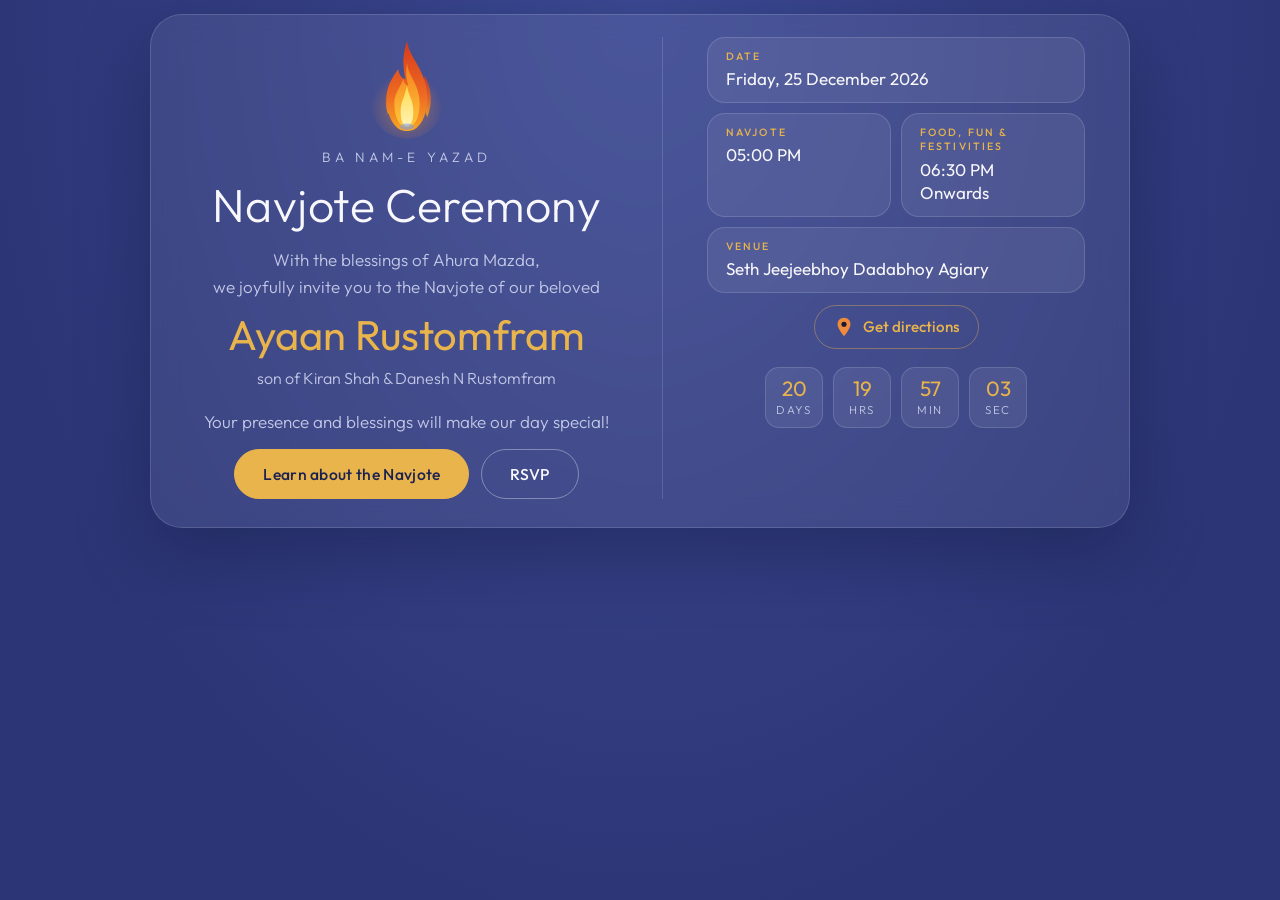
<file: index.html>
<!DOCTYPE html>
<html lang="en">
<head>
<meta charset="utf-8">
<meta name="viewport" content="width=device-width, initial-scale=1">
<meta name="robots" content="noindex, nofollow">
<title>Navjote Invitation</title>
<link rel="preconnect" href="https://fonts.googleapis.com"><link rel="preconnect" href="https://fonts.gstatic.com" crossorigin><link href="https://fonts.googleapis.com/css2?family=Outfit:wght@300;400;500;600&display=swap" rel="stylesheet">
<link rel="stylesheet" href="style.css">
</head>
<body>
<main class="wrap wide">
<div class="inv"><div class="inv-l">
<svg class="flame" viewBox="0 0 120 160" aria-hidden="true">
<defs>
<radialGradient id="gl" cx="50%" cy="60%" r="50%"><stop offset="0" stop-color="#f08a3c" stop-opacity=".5"/><stop offset="1" stop-color="#f08a3c" stop-opacity="0"/></radialGradient>
<linearGradient id="g1" x1="0" y1="0" x2="0" y2="1"><stop offset="0" stop-color="#d63a1c"/><stop offset=".6" stop-color="#ee6a22"/><stop offset="1" stop-color="#f6a623"/></linearGradient>
<linearGradient id="g2" x1="0" y1="0" x2="0" y2="1"><stop offset="0" stop-color="#f47d1e"/><stop offset="1" stop-color="#ffc83a"/></linearGradient>
<linearGradient id="g3" x1="0" y1="0" x2="0" y2="1"><stop offset="0" stop-color="#ffd84a"/><stop offset="1" stop-color="#fff4b8"/></linearGradient>
</defs>
<ellipse class="glow" cx="60" cy="102" rx="58" ry="58" fill="url(#gl)"/>
<path class="f f-side" d="M34 70C26 88 24 104 30 122C37 110 39 96 34 70Z" fill="url(#g1)" opacity=".85"/>
<path class="f f-side2" d="M88 60C99 82 101 104 92 126C85 111 84 90 88 60Z" fill="url(#g1)" opacity=".85"/>
<path class="f f1" d="M60 6C64 34 92 52 92 96C92 128 78 148 60 148C42 148 28 128 28 96C28 76 38 62 46 50C48 62 54 66 58 66C52 44 54 24 60 6Z" fill="url(#g1)"/>
<path class="f f2" d="M60 40C62 62 80 74 80 104C80 128 71 142 60 142C49 142 40 128 40 104C40 88 50 78 54 66C56 74 60 76 62 76C58 62 58 52 60 40Z" fill="url(#g2)"/>
<path class="f f3" d="M60 76C62 92 70 98 70 116C70 132 66 140 60 140C54 140 50 132 50 116C50 102 56 96 60 76Z" fill="url(#g3)"/>
<ellipse cx="60" cy="141" rx="11" ry="5" fill="#6f9bff" opacity=".55"/>
<circle class="ember e1" cx="48" cy="30" r="1.8" fill="#ffc83a"/>
<circle class="ember e2" cx="76" cy="38" r="1.5" fill="#f6a623"/>
<circle class="ember e3" cx="62" cy="20" r="1.2" fill="#ffd84a"/>
</svg>
<p class="blessing">Ba nam-e Yazad</p>
<h1>Navjote Ceremony</h1>
<p class="invite-line">With the blessings of Ahura Mazda,<br>we joyfully invite you to the Navjote of our beloved</p>
<p class="child">Ayaan Rustomfram</p>
<p class="parents">son of Kiran Shah &amp; Danesh N Rustomfram</p>
<p class="presence">Your presence and blessings will make our day special!</p>
<div class="btns">
<a class="btn primary" href="significance.html">Learn about the Navjote</a>
<a class="btn ghost" href="rsvp.html">RSVP</a>
</div>
</div><div class="inv-r">
<div class="details">
<p><strong>Date</strong>Friday, 25 December 2026</p>
<p><strong>Navjote</strong>05:00 PM</p>
<p><strong>Food, Fun &amp; Festivities</strong>06:30 PM Onwards</p>
<p><strong>Venue</strong>Seth Jeejeebhoy Dadabhoy Agiary</p>
<a class="pin" href="https://maps.app.goo.gl/TBdtkeAdjKp1ws3x9" target="_blank" rel="noopener" aria-label="Get directions to the venue on Google Maps">
<svg viewBox="0 0 24 24" width="22" height="22" aria-hidden="true"><path d="M12 2C8 2 5 5 5 9c0 5.2 7 13 7 13s7-7.8 7-13c0-4-3-7-7-7Z" fill="#f08a3c"/><circle cx="12" cy="9" r="2.8" fill="#161a33"/></svg>
Get directions</a>
</div>
<p class="count" id="count" aria-live="off">
<span><b id="cd">--</b> days</span><span><b id="ch">--</b> hrs</span><span><b id="cm">--</b> min</span><span><b id="cs">--</b> sec</span>
</p>
</div></div>
<script>
(function(){
  var target=new Date('2026-12-25T17:00:00+05:30').getTime(),box=document.getElementById('count');
  function pad(n){return n<10?'0'+n:n}
  function tick(){
    var d=target-Date.now();
    if(d<=0){box.textContent=d>-864e5?'The celebration is today!':'Thank you for celebrating with us.';clearInterval(t);return}
    document.getElementById('cd').textContent=Math.floor(d/864e5);
    document.getElementById('ch').textContent=pad(Math.floor(d%864e5/36e5));
    document.getElementById('cm').textContent=pad(Math.floor(d%36e5/6e4));
    document.getElementById('cs').textContent=pad(Math.floor(d%6e4/1e3));
  }
  tick();var t=setInterval(tick,1000);
})();
</script>
</main>
<script>
// counts one visit per browser session
(function(){try{var k='viewed_index';if(sessionStorage.getItem(k))return;sessionStorage.setItem(k,'1');
fetch('https://script.google.com/macros/s/AKfycbwcMoyiqVXj27jVL6ydHL6yYLJUUSvpx1s4rha91WTpmRLKlsgSzCpWJJNAfcA898-WUQ/exec',{method:'POST',mode:'no-cors',keepalive:true,body:new URLSearchParams({action:'view',page:'index'})}).catch(function(){});}catch(e){}})();
</script>
</body>
</html>
</file>
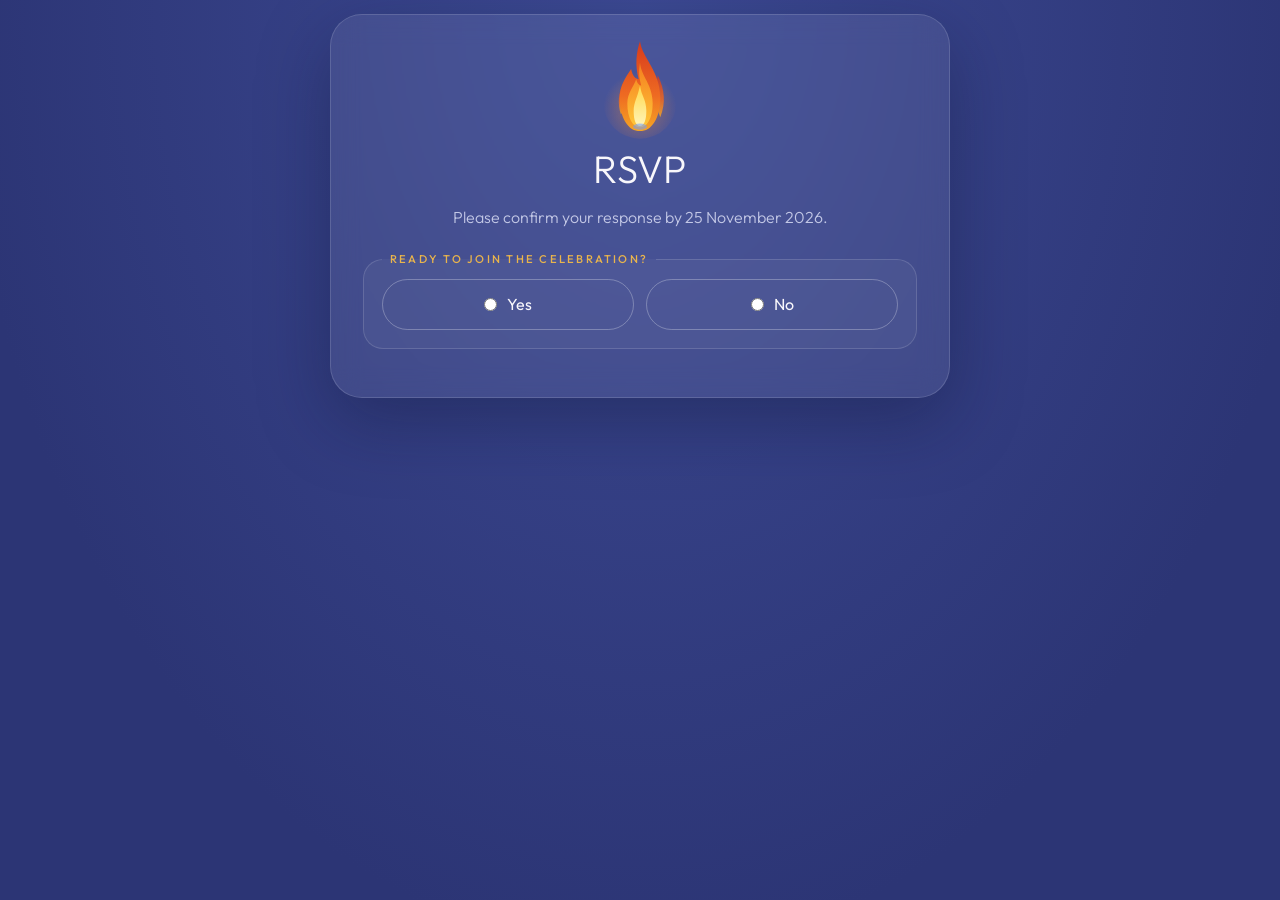
<file: rsvp.html>
<!DOCTYPE html>
<html lang="en">
<head>
<meta charset="utf-8">
<meta name="viewport" content="width=device-width, initial-scale=1">
<meta name="robots" content="noindex, nofollow">
<title>RSVP</title>
<link rel="preconnect" href="https://fonts.googleapis.com"><link rel="preconnect" href="https://fonts.gstatic.com" crossorigin><link href="https://fonts.googleapis.com/css2?family=Outfit:wght@300;400;500;600&display=swap" rel="stylesheet">
<link rel="stylesheet" href="style.css">
</head>
<body>
<main class="wrap">
<svg class="flame" viewBox="0 0 120 160" aria-hidden="true">
<defs>
<radialGradient id="gl" cx="50%" cy="60%" r="50%"><stop offset="0" stop-color="#f08a3c" stop-opacity=".5"/><stop offset="1" stop-color="#f08a3c" stop-opacity="0"/></radialGradient>
<linearGradient id="g1" x1="0" y1="0" x2="0" y2="1"><stop offset="0" stop-color="#d63a1c"/><stop offset=".6" stop-color="#ee6a22"/><stop offset="1" stop-color="#f6a623"/></linearGradient>
<linearGradient id="g2" x1="0" y1="0" x2="0" y2="1"><stop offset="0" stop-color="#f47d1e"/><stop offset="1" stop-color="#ffc83a"/></linearGradient>
<linearGradient id="g3" x1="0" y1="0" x2="0" y2="1"><stop offset="0" stop-color="#ffd84a"/><stop offset="1" stop-color="#fff4b8"/></linearGradient>
</defs>
<ellipse class="glow" cx="60" cy="102" rx="58" ry="58" fill="url(#gl)"/>
<path class="f f-side" d="M34 70C26 88 24 104 30 122C37 110 39 96 34 70Z" fill="url(#g1)" opacity=".85"/>
<path class="f f-side2" d="M88 60C99 82 101 104 92 126C85 111 84 90 88 60Z" fill="url(#g1)" opacity=".85"/>
<path class="f f1" d="M60 6C64 34 92 52 92 96C92 128 78 148 60 148C42 148 28 128 28 96C28 76 38 62 46 50C48 62 54 66 58 66C52 44 54 24 60 6Z" fill="url(#g1)"/>
<path class="f f2" d="M60 40C62 62 80 74 80 104C80 128 71 142 60 142C49 142 40 128 40 104C40 88 50 78 54 66C56 74 60 76 62 76C58 62 58 52 60 40Z" fill="url(#g2)"/>
<path class="f f3" d="M60 76C62 92 70 98 70 116C70 132 66 140 60 140C54 140 50 132 50 116C50 102 56 96 60 76Z" fill="url(#g3)"/>
<ellipse cx="60" cy="141" rx="11" ry="5" fill="#6f9bff" opacity=".55"/>
<circle class="ember e1" cx="48" cy="30" r="1.8" fill="#ffc83a"/>
<circle class="ember e2" cx="76" cy="38" r="1.5" fill="#f6a623"/>
<circle class="ember e3" cx="62" cy="20" r="1.2" fill="#ffd84a"/>
</svg>
<h2>RSVP</h2>
<p id="ask">Please confirm your response by 25 November 2026.</p>
<fieldset id="attendbox" class="attend">
<legend>Ready to join the celebration?</legend>
<div class="choice">
<label><input type="radio" name="attend" id="attend-yes" value="yes"> Yes</label>
<label><input type="radio" name="attend" id="attend-no" value="no"> No</label>
</div>
</fieldset>
<!-- SETUP: paste your Google Apps Script web app URL (ends in /exec) in action below. -->
<form id="rsvp" style="display:none" action="https://script.google.com/macros/s/AKfycbwcMoyiqVXj27jVL6ydHL6yYLJUUSvpx1s4rha91WTpmRLKlsgSzCpWJJNAfcA898-WUQ/exec" method="POST" novalidate>
<input type="hidden" name="attend" value="Yes">
<fieldset>
<legend>Your name</legend>
<input id="name" name="name" aria-label="Your name" type="text" autocomplete="name" required>
</fieldset>
<fieldset>
<legend>Guests attending</legend>
<div class="row">
<div><label for="adults">Adults</label><input id="adults" name="adults" type="number" min="0" value="1" required></div>
<div><label for="children">Children (0-12)</label><input id="children" name="children" type="number" min="0" value="0" required></div>
</div>
</fieldset>
<fieldset>
<legend>Food preference</legend>
<div class="row">
<div><label for="veg">Veg</label><input id="veg" name="veg" type="number" min="0" value="0" required></div>
<div><label for="nonveg">Non-veg</label><input id="nonveg" name="nonveg" type="number" min="0" value="0" required></div>
</div>
</fieldset>
<p class="err" id="err" role="alert"></p>
<div class="btns" style="margin-top:0">
<button class="btn primary" id="send" type="submit">Send RSVP</button>
<a class="btn ghost" href="index.html">Back to invitation</a>
</div>
</form>
<div class="thanks" id="sorry" role="status"><div id="decline"><input id="dname" type="text" placeholder="Your name" aria-label="Your name" autocomplete="name"><p class="err" id="derr" role="alert"></p></div>
<p id="dthanks" style="display:none">Thank you for letting us know.<br class="m"> We will miss your presence.</p>
<div class="btns"><button class="btn primary" id="dsend" type="button">Unable to attend</button><a class="btn ghost" id="dback" href="index.html">Back to invitation</a></div></div>
<div class="thanks" id="thanks" role="status"><h3>Thank you!</h3><p>We look forward to celebrating with you.</p><div class="btns"><a class="btn primary" href="index.html">Back to invitation</a></div></div>
</main>
<script>
const f=document.getElementById('rsvp'),err=document.getElementById('err'),sorry=document.getElementById('sorry');
const $=id=>document.getElementById(id);
// Sends in the background; keepalive lets it finish even if the guest leaves the page.
const post=data=>fetch(f.action,{method:'POST',mode:'no-cors',keepalive:true,body:data});
document.querySelectorAll('input[name=attend]').forEach(r=>r.addEventListener('change',()=>{
  const y=$('attend-yes').checked;
  f.style.display=y?'block':'none';sorry.style.display=y?'none':'block';
}));
f.addEventListener('submit',e=>{
  e.preventDefault();
  const n=id=>parseInt(f[id].value)||0;
  if(!f.name.value.trim()){err.textContent='Enter your name.';return}
  if(n('veg')+n('nonveg')<1){err.textContent='Please enter at least one guest under Veg or Non-veg.';return}
  err.textContent='';
  const btn=$('send');btn.classList.add('busy');btn.disabled=true;
  const data=new URLSearchParams(new FormData(f));
  // show the thank-you straight away, then send in the background
  f.style.display='none';$('ask').style.display='none';$('attendbox').style.display='none';$('thanks').style.display='block';
  post(data).catch(()=>{
    $('thanks').style.display='none';f.style.display='block';$('ask').style.display='';$('attendbox').style.display='';
    btn.classList.remove('busy');btn.disabled=false;
    err.textContent='Could not send. Check your connection and try again.';
  });
});
const dname=$('dname'),derr=$('derr');
function sendDecline(){
  if(!dname.value.trim()){derr.textContent='Enter your name.';return}
  derr.textContent='';
  const btn=$('dsend');btn.classList.add('busy');btn.disabled=true;
  const data=new URLSearchParams({name:dname.value.trim(),attend:'No'});
  ['decline','dsend','attendbox','ask'].forEach(i=>$(i).style.display='none');
  $('dthanks').style.display='block';$('dback').className='btn primary';
  post(data).catch(()=>{
    ['decline','dsend','attendbox','ask'].forEach(i=>$(i).style.display='');
    $('dthanks').style.display='none';$('dback').className='btn ghost';
    btn.classList.remove('busy');btn.disabled=false;
    derr.textContent='Could not send. Check your connection and try again.';
  });
}
// names cannot contain digits (typed or pasted)
[$('name'),dname].forEach(el=>el.addEventListener('input',()=>{
  const v=el.value.replace(/\p{Nd}/gu,'');
  if(v!==el.value)el.value=v;
}));
$('dsend').addEventListener('click',sendDecline);
dname.addEventListener('keydown',e=>{if(e.key==='Enter'){e.preventDefault();sendDecline()}});
</script>
<script>
// counts one visit per browser session
(function(){try{var k='viewed_rsvp';if(sessionStorage.getItem(k))return;sessionStorage.setItem(k,'1');
fetch('https://script.google.com/macros/s/AKfycbwcMoyiqVXj27jVL6ydHL6yYLJUUSvpx1s4rha91WTpmRLKlsgSzCpWJJNAfcA898-WUQ/exec',{method:'POST',mode:'no-cors',keepalive:true,body:new URLSearchParams({action:'view',page:'rsvp'})}).catch(function(){});}catch(e){}})();
</script>
</body>
</html>
</file>
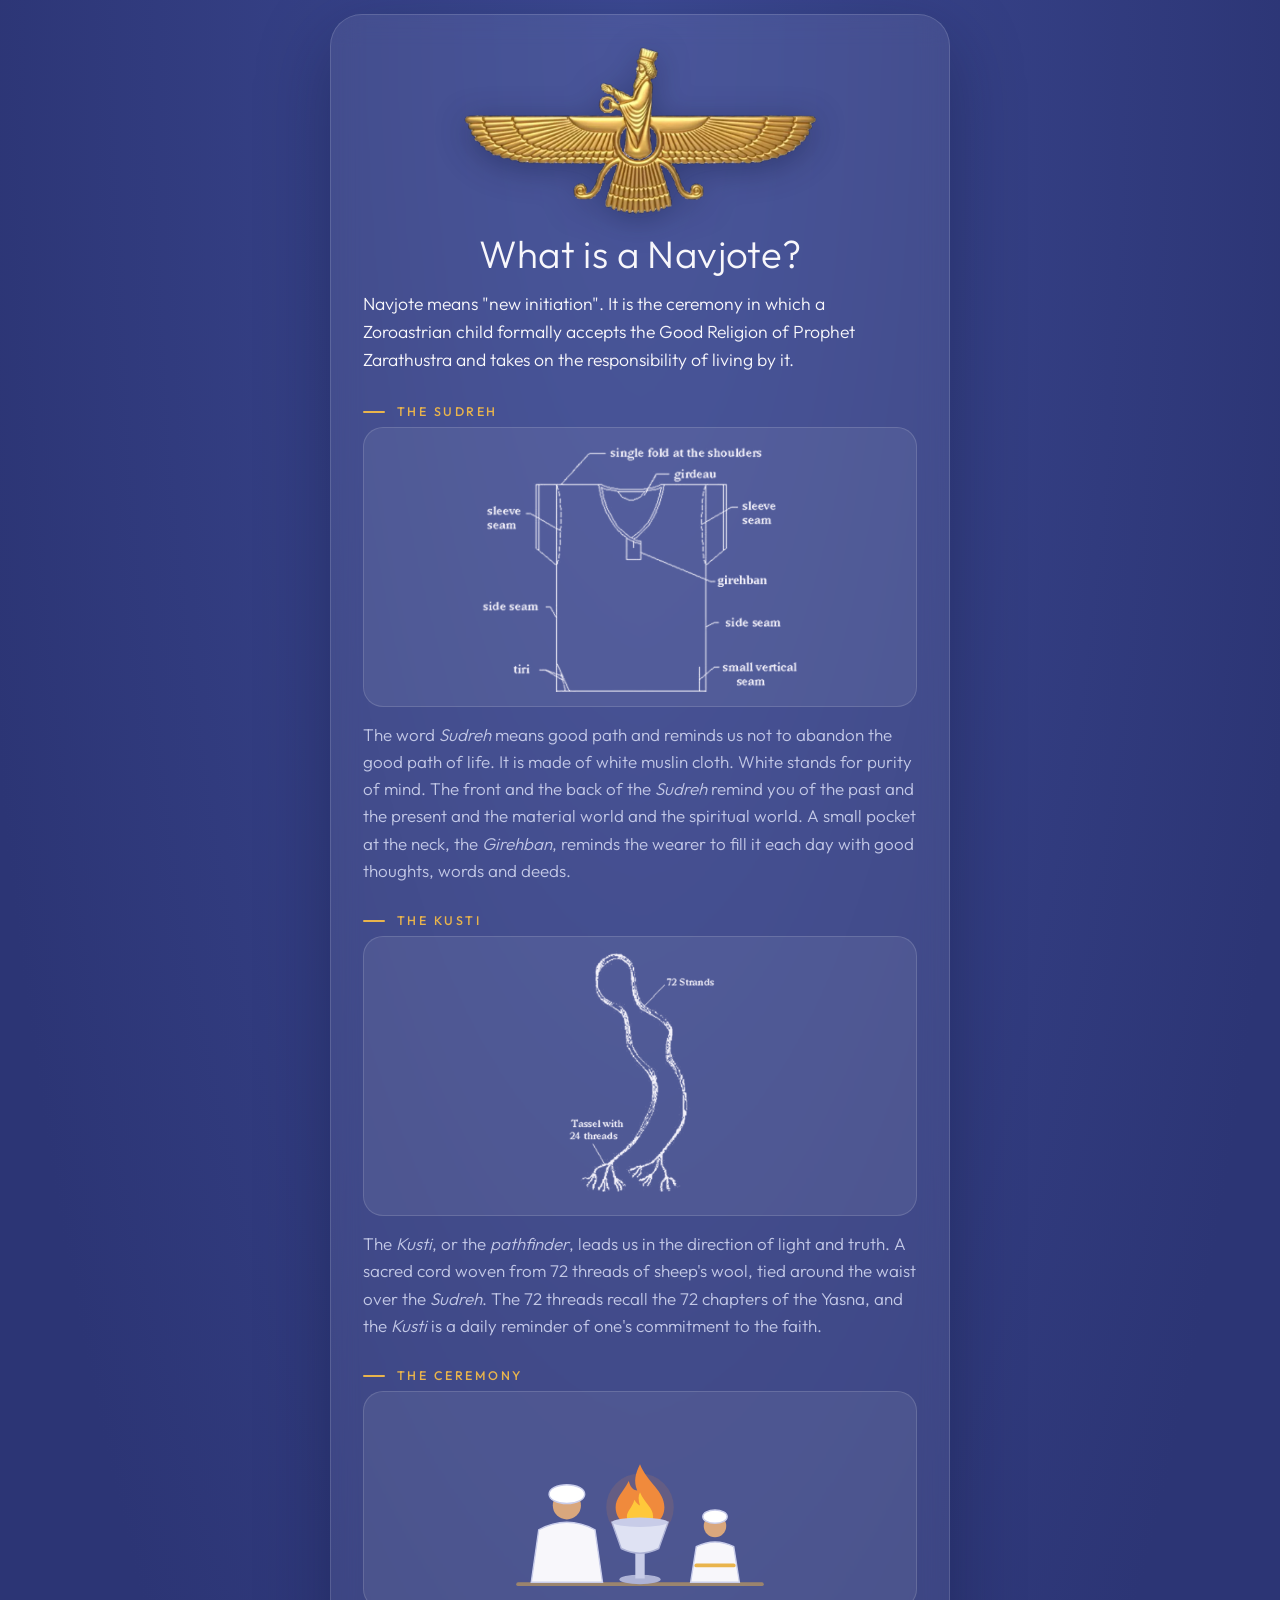
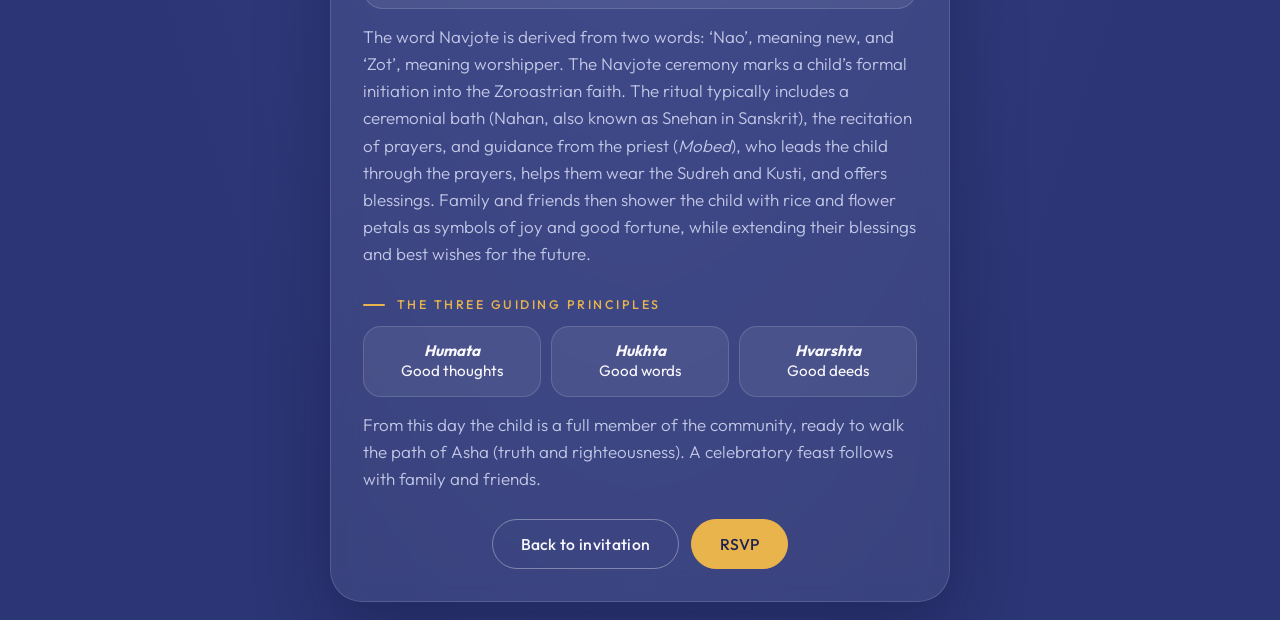
<file: significance.html>
<!DOCTYPE html>
<html lang="en">
<head>
<meta charset="utf-8">
<meta name="viewport" content="width=device-width, initial-scale=1">
<meta name="robots" content="noindex, nofollow">
<title>Significance of the Navjote</title>
<link rel="preconnect" href="https://fonts.googleapis.com"><link rel="preconnect" href="https://fonts.gstatic.com" crossorigin><link href="https://fonts.googleapis.com/css2?family=Outfit:wght@300;400;500;600&display=swap" rel="stylesheet">
<link rel="stylesheet" href="style.css">
</head>
<body>
<main class="wrap">
<img class="farohar" src="farohar.webp" alt="Asho Farohar">
<h2>What is a Navjote?</h2>
<div class="sig">
<p class="lead">Navjote means "new initiation". It is the ceremony in which a Zoroastrian child formally accepts the Good Religion of Prophet Zarathustra and takes on the responsibility of living by it.</p>
<h3>The Sudreh</h3>
<figure class="pic"><img src="sudreh.png?v=3" alt="Diagram of a Sudreh with its parts labelled"></figure>
<p>The word <em>Sudreh</em> means good path and reminds us not to abandon the good path of life. It is made of white muslin cloth. White stands for purity of mind. The front and the back of the <em>Sudreh</em> remind you of the past and the present and the material world and the spiritual world. A small pocket at the neck, the <em>Girehban</em>, reminds the wearer to fill it each day with good thoughts, words and deeds.</p>
<h3>The Kusti</h3>
<figure class="pic"><img src="kusti.png" alt="Drawing of a Kusti showing its 72 strands and tassels with 24 threads"></figure>
<p>The <em>Kusti</em>, or the <em>pathfinder</em>, leads us in the direction of light and truth. A sacred cord woven from 72 threads of sheep's wool, tied around the waist over the <em>Sudreh</em>. The 72 threads recall the 72 chapters of the Yasna, and the <em>Kusti</em> is a daily reminder of one's commitment to the faith.</p>
<h3>The ceremony</h3>
<figure class="pic"><svg viewBox="0 0 320 200" role="img" aria-label="Illustration of a Navjote ceremony: a priest and a child in white on either side of the sacred fire">
<rect x="28" y="188" width="264" height="4" rx="2" fill="#e9b44c" opacity=".5"/>
<circle cx="160" cy="108" r="36" fill="#f08a3c" opacity=".14"/>
<path d="M160 62C168 82 186 90 186 108C186 122 175 128 160 128C145 128 134 122 134 108C134 98 142 92 148 80C150 88 154 90 157 90C153 80 155 72 160 62Z" fill="#f08a3c"/>
<path d="M160 92C165 104 174 108 174 118C174 125 168 128 160 128C152 128 146 125 146 118C146 112 152 108 154 100C156 104 158 105 160 106C158 100 158 96 160 92Z" fill="#ffc83a"/>
<ellipse cx="160" cy="185" rx="22" ry="5" fill="#aeb3d6"/><rect x="155" y="150" width="10" height="34" fill="#c8cce8"/>
<path d="M130 124H190L180 152Q160 162 140 152Z" fill="#dfe2f3" stroke="#aeb3d6" stroke-width="1.500"/>
<ellipse cx="160" cy="124" rx="30" ry="5" fill="#c8cce8"/>
<path d="M44 188L52 132Q82 116 112 132L120 188Z" fill="#f8f7fb" stroke="#c9cdea" stroke-width="1.500"/>
<circle cx="82" cy="106" r="15" fill="#d9a77d"/><ellipse cx="82" cy="94" rx="19" ry="10" fill="#fff" stroke="#c9cdea" stroke-width="1.500"/>
<path d="M214 188L220 150Q240 140 260 150L266 188Z" fill="#f8f7fb" stroke="#c9cdea" stroke-width="1.500"/>
<circle cx="240" cy="128" r="12" fill="#d9a77d"/><ellipse cx="240" cy="118" rx="13" ry="7" fill="#fff" stroke="#c9cdea" stroke-width="1.500"/>
<rect x="218" y="168" width="44" height="4" rx="2" fill="#e9b44c"/>
<g aria-hidden="true"><ellipse class="fall" cx="15.9" cy="30" rx="3.2" ry="2.2" fill="#f08a3c" style="--d:6s;--w:-0.0s;--x:-8px"/><ellipse class="fall" cx="37.2" cy="30" rx="3.2" ry="2.2" fill="#f4a6c0" style="--d:6s;--w:-0.43s;--x:-14px"/><ellipse class="fall" cx="53.9" cy="30" rx="3.2" ry="2.2" fill="#ffc83a" style="--d:6s;--w:-0.86s;--x:-14px"/><ellipse class="fall" cx="77.9" cy="30" rx="3.2" ry="2.2" fill="#ffffff" style="--d:6s;--w:-1.29s;--x:-14px"/><ellipse class="fall" cx="104.9" cy="30" rx="3.2" ry="2.2" fill="#f08a3c" style="--d:6s;--w:-1.72s;--x:-8px"/><ellipse class="fall" cx="114.9" cy="30" rx="3.2" ry="2.2" fill="#f4a6c0" style="--d:6s;--w:-2.15s;--x:14px"/><ellipse class="fall" cx="140.0" cy="30" rx="3.2" ry="2.2" fill="#ffc83a" style="--d:6s;--w:-2.58s;--x:-8px"/><ellipse class="fall" cx="156.6" cy="30" rx="3.2" ry="2.2" fill="#ffffff" style="--d:6s;--w:-3.01s;--x:14px"/><ellipse class="fall" cx="176.7" cy="30" rx="3.2" ry="2.2" fill="#f08a3c" style="--d:6s;--w:-3.44s;--x:-14px"/><ellipse class="fall" cx="207.9" cy="30" rx="3.2" ry="2.2" fill="#f4a6c0" style="--d:6s;--w:-3.87s;--x:-14px"/><ellipse class="fall" cx="223.9" cy="30" rx="3.2" ry="2.2" fill="#ffc83a" style="--d:6s;--w:-4.3s;--x:14px"/><ellipse class="fall" cx="238.1" cy="30" rx="3.2" ry="2.2" fill="#ffffff" style="--d:6s;--w:-4.73s;--x:-8px"/><ellipse class="fall" cx="258.6" cy="30" rx="3.2" ry="2.2" fill="#f08a3c" style="--d:6s;--w:-5.16s;--x:-8px"/><ellipse class="fall" cx="282.0" cy="30" rx="3.2" ry="2.2" fill="#f4a6c0" style="--d:6s;--w:-5.59s;--x:-8px"/><ellipse class="fall" cx="26.7" cy="30" rx="1.4" ry="3" fill="#ffffff" style="--d:3s;--w:-0.0s;--x:5px"/><ellipse class="fall" cx="50.0" cy="30" rx="1.4" ry="3" fill="#ffffff" style="--d:3s;--w:-0.25s;--x:-5px"/><ellipse class="fall" cx="65.6" cy="30" rx="1.4" ry="3" fill="#ffffff" style="--d:3s;--w:-0.5s;--x:-5px"/><ellipse class="fall" cx="93.0" cy="30" rx="1.4" ry="3" fill="#ffffff" style="--d:3s;--w:-0.75s;--x:-10px"/><ellipse class="fall" cx="119.0" cy="30" rx="1.4" ry="3" fill="#ffffff" style="--d:3s;--w:-1.0s;--x:-5px"/><ellipse class="fall" cx="140.9" cy="30" rx="1.4" ry="3" fill="#ffffff" style="--d:3s;--w:-1.25s;--x:10px"/><ellipse class="fall" cx="168.4" cy="30" rx="1.4" ry="3" fill="#ffffff" style="--d:3s;--w:-1.5s;--x:10px"/><ellipse class="fall" cx="188.4" cy="30" rx="1.4" ry="3" fill="#ffffff" style="--d:3s;--w:-1.75s;--x:10px"/><ellipse class="fall" cx="207.8" cy="30" rx="1.4" ry="3" fill="#ffffff" style="--d:3s;--w:-2.0s;--x:-5px"/><ellipse class="fall" cx="237.7" cy="30" rx="1.4" ry="3" fill="#ffffff" style="--d:3s;--w:-2.25s;--x:-5px"/><ellipse class="fall" cx="249.3" cy="30" rx="1.4" ry="3" fill="#ffffff" style="--d:3s;--w:-2.5s;--x:5px"/><ellipse class="fall" cx="279.4" cy="30" rx="1.4" ry="3" fill="#ffffff" style="--d:3s;--w:-2.75s;--x:5px"/></g>
</svg></figure>
<p>The word Navjote is derived from two words: ‘Nao’, meaning new, and ‘Zot’, meaning worshipper. The Navjote ceremony marks a child’s formal initiation into the Zoroastrian faith. The ritual typically includes a ceremonial bath (Nahan, also known as Snehan in Sanskrit), the recitation of prayers, and guidance from the priest (<em>Mobed</em>), who leads the child through the prayers, helps them wear the Sudreh and Kusti, and offers blessings. Family and friends then shower the child with rice and flower petals as symbols of joy and good fortune, while extending their blessings and best wishes for the future.</p>
<h3>The three guiding principles</h3>
<div class="triple"><span><strong><em>Humata</em></strong><br>Good thoughts</span><span><strong><em>Hukhta</em></strong><br>Good words</span><span><strong><em>Hvarshta</em></strong><br>Good deeds</span></div>
<p>From this day the child is a full member of the community, ready to walk the path of Asha (truth and righteousness). A celebratory feast follows with family and friends.</p>
</div>
<div class="btns">
<a class="btn ghost" href="index.html">Back to invitation</a>
<a class="btn primary" href="rsvp.html">RSVP</a>
</div>
</main>
<script>
// counts one visit per browser session
(function(){try{var k='viewed_significance';if(sessionStorage.getItem(k))return;sessionStorage.setItem(k,'1');
fetch('https://script.google.com/macros/s/AKfycbwcMoyiqVXj27jVL6ydHL6yYLJUUSvpx1s4rha91WTpmRLKlsgSzCpWJJNAfcA898-WUQ/exec',{method:'POST',mode:'no-cors',keepalive:true,body:new URLSearchParams({action:'view',page:'significance'})}).catch(function(){});}catch(e){}})();
</script>
</body>
</html>
</file>
<file: style.css>
:root{--bg1:#3d4a94;--bg2:#2c3575;--gold:#e9b44c;--ember:#f08a3c;--white:#f8f7fb;--mute:#c3c8e6;--ink:#1d2350;--line:rgba(255,255,255,.14);--tile:rgba(255,255,255,.07)}
*{box-sizing:border-box;margin:0}
html{background:var(--bg2)}
body{min-height:100vh;background:radial-gradient(ellipse at 50% 0%,var(--bg1),var(--bg2) 75%);color:var(--white);font-family:'Outfit','Helvetica Neue',Arial,system-ui,sans-serif;font-weight:400;line-height:1.6;font-size:17px;padding:max(14px,env(safe-area-inset-top)) 16px max(18px,env(safe-area-inset-bottom))}
h1,h2,h3{font-weight:300;line-height:1.15;letter-spacing:.01em}
.wrap{max-width:620px;margin:0 auto;padding:22px 32px 32px;text-align:center;background:var(--tile);border:1px solid var(--line);border-radius:32px;box-shadow:0 24px 70px rgba(12,16,48,.35);-webkit-backdrop-filter:blur(14px);backdrop-filter:blur(14px)}
.blessing{color:var(--gold);text-transform:uppercase;letter-spacing:.3em;font-size:.85rem;font-weight:500}
h1{font-size:clamp(2.3rem,8vw,3.4rem);margin:14px 0 18px}
h2{font-size:clamp(1.9rem,6vw,2.4rem);margin-bottom:14px}
.wrap>p,.inv-l>p,.inv-r>p{color:var(--mute);font-weight:300}
.child{font-size:clamp(1.9rem,6.5vw,2.6rem);color:var(--gold)!important;font-weight:400!important;margin:10px 0 6px;line-height:1.2}
.details{display:grid;grid-template-columns:1fr 1fr;gap:10px;margin:30px 0 28px;text-align:left}
.details p{background:var(--tile);border:1px solid var(--line);border-radius:18px;padding:14px 18px;line-height:1.35;margin:0}
.details p:nth-of-type(1),.details p:nth-of-type(4){grid-column:1/-1}
.details strong{display:block;font-size:.66rem;letter-spacing:.2em;text-transform:uppercase;color:var(--gold);font-weight:500;margin-bottom:5px}
.btns{display:flex;gap:12px;justify-content:center;flex-wrap:wrap;margin-top:26px}
.btn{display:inline-block;padding:14px 28px;border-radius:999px;font:500 .98rem 'Outfit','Helvetica Neue',Arial,sans-serif;letter-spacing:.02em;text-decoration:none;cursor:pointer;border:1px solid var(--gold);transition:background .2s,color .2s,transform .2s}
.btn.primary{background:var(--gold);color:var(--ink)}
.btn.primary:hover{background:#f3c566;transform:translateY(-1px)}
.btn.ghost{color:var(--white);border-color:rgba(255,255,255,.35);background:transparent}
.btn.ghost:hover{background:rgba(255,255,255,.1)}
:focus-visible{outline:3px solid var(--white);outline-offset:3px}
.sig{text-align:left}
.sig h3{color:var(--gold);font-size:.78rem;font-weight:500;letter-spacing:.2em;text-transform:uppercase;margin:30px 0 8px;display:flex;align-items:center;gap:12px}
.sig h3::before{content:"";width:22px;height:2px;background:var(--gold);border-radius:2px}
.sig p{color:var(--mute);font-weight:300;max-width:62ch}
.sig .lead{font-size:1.1rem;color:var(--white)}
.triple{display:flex;gap:10px;flex-wrap:wrap;margin:14px 0}
.triple span{flex:1 1 92px;font-size:.95rem;background:var(--tile);border:1px solid var(--line);padding:14px 10px;text-align:center;border-radius:18px;font-weight:400;line-height:1.35}
form{text-align:left;margin-top:22px}
fieldset{border:1px solid var(--line);background:rgba(255,255,255,.04);border-radius:20px;padding:6px 18px 18px;margin-bottom:16px}
legend{padding:0 8px;color:var(--gold);font-size:.7rem;font-weight:500;letter-spacing:.2em;text-transform:uppercase}
label{display:block;font-size:.9rem;color:var(--mute);margin-bottom:5px;font-weight:300}
input{width:100%;padding:13px 16px;font:inherit;color:var(--white);background:rgba(20,26,76,.4);border:1px solid rgba(255,255,255,.22);border-radius:14px}
input::placeholder{color:#a9afd6}
input:focus{border-color:var(--gold);outline:none;box-shadow:0 0 0 3px rgba(233,180,76,.2)}
.row{display:grid;grid-template-columns:1fr 1fr;gap:14px}
.hint{font-size:.9rem;color:var(--mute);margin-top:8px}
.thanks{display:none;border:1px solid rgba(233,180,76,.5);background:rgba(233,180,76,.08);border-radius:22px;padding:26px;margin-top:22px}
.thanks h3{font-size:1.6rem;margin-bottom:6px}
.err{color:#ffc2b3;font-size:.92rem;min-height:1.4em;margin-bottom:8px}
.pin{grid-column:1/-1;justify-self:center;display:inline-flex;align-items:center;gap:8px;margin-top:2px;padding:9px 18px;color:var(--gold);font-weight:500;font-size:.95rem;text-decoration:none;border:1px solid rgba(233,180,76,.4);border-radius:999px}
.pin:hover{background:rgba(233,180,76,.12)}
.flame{width:76px;height:102px;margin:0 auto 8px;display:block;overflow:visible}
.f{transform-box:fill-box;transform-origin:50% 100%}
.f1{animation:sway1 2.6s ease-in-out infinite}
.f2{animation:sway2 1.9s ease-in-out infinite}
.f3{animation:sway3 1.3s ease-in-out infinite}
.f-side{animation:sway2 2.2s ease-in-out infinite .3s}
.f-side2{animation:sway1 2.4s ease-in-out infinite .6s}
.glow{animation:pulse 2.4s ease-in-out infinite}
.ember{animation:rise 3.2s ease-out infinite;opacity:0}
.e2{animation-delay:1.1s}.e3{animation-delay:2s}
@keyframes sway1{0%,100%{transform:scale(1,1) skewX(0)}30%{transform:scale(.96,1.06) skewX(3deg)}65%{transform:scale(1.03,.96) skewX(-3deg)}}
@keyframes sway2{0%,100%{transform:scale(1,1) skewX(0)}40%{transform:scale(.94,1.08) skewX(-4deg)}75%{transform:scale(1.04,.95) skewX(3deg)}}
@keyframes sway3{0%,100%{transform:scale(1,1)}50%{transform:scale(.92,1.1) skewX(2deg)}}
@keyframes pulse{0%,100%{opacity:.75}50%{opacity:1}}
@keyframes rise{0%{transform:translateY(0);opacity:0}15%{opacity:.9}100%{transform:translateY(-34px);opacity:0}}
@media (prefers-reduced-motion:reduce){.f,.glow,.ember{animation:none}.ember{opacity:0}}
.count{margin-top:30px;display:flex;justify-content:center;gap:10px;font-size:.72rem;letter-spacing:.14em;text-transform:uppercase;color:var(--mute)}
.count span{min-width:58px;padding:8px 6px;background:var(--tile);border:1px solid var(--line);border-radius:14px}
.count b{display:block;font-size:1.3rem;font-weight:400;letter-spacing:0;color:var(--gold);line-height:1.2}
.attend{text-align:left}
.choice{display:flex;gap:12px;padding-top:4px}
.choice label{flex:1;display:flex;align-items:center;justify-content:center;gap:10px;margin:0;padding:12px;color:var(--white);font-size:1rem;font-weight:400;border:1px solid rgba(255,255,255,.28);border-radius:999px;cursor:pointer}
.choice label:has(input:checked){background:var(--gold);border-color:var(--gold);color:var(--ink);font-weight:500}
.choice label:has(input:focus-visible){outline:3px solid var(--white);outline-offset:3px}
.choice input[type=radio]{width:auto;padding:0;accent-color:var(--ink)}
#decline{margin:18px 0 4px}
#decline input{text-align:center}
@media (max-width:480px){.wrap{padding:34px 20px 30px;border-radius:26px}.details{gap:8px}.details p{padding:12px 14px}.count span{min-width:54px}}
#ask{margin-bottom:20px}
.parents{white-space:nowrap;font-size:clamp(.74rem,3.9vw,1rem)}
.presence{margin-top:20px}
.inv-l>.btns{margin-top:16px}
@media (min-width:860px){
  .wrap.wide{max-width:980px;padding:22px 44px 28px}
  .wide .inv{display:grid;grid-template-columns:1fr 1fr;gap:44px;align-items:start}
  .wide .inv-l h1{font-size:2.9rem;margin:10px 0 14px}
  .wide .inv-r{border-left:1px solid var(--line);padding-left:44px;align-self:stretch}
  .wide .details{margin:0 0 14px}
  .wide .details p{padding:11px 18px}
  .wide .presence{margin-top:16px}
  .wide .inv-l>.btns{margin-top:14px}
  .wide .count{margin-top:18px}
}
@media (min-width:860px) and (max-height:700px){
  .wide .flame{width:60px;height:80px;margin-bottom:4px}
  .wide .inv-l h1{font-size:2.5rem;margin:6px 0 10px}
  .wide .details p{padding:8px 16px}
  .wide .child{font-size:2.1rem}
  .wide .btn{padding:11px 24px}
  .wide .count{margin-top:12px}
}
@media (max-width:859px){
  .inv{display:flex;flex-direction:column}
  .inv-l,.inv-r{display:contents}
  .inv-l>*{order:1}
  .inv-r>.details{order:2}
  .inv-l>.presence{order:3}
  .inv-l>.btns{order:4}
  .inv-r>.count{order:5}
}
.pic{margin:4px 0 14px;padding:14px 10px;background:var(--tile);border:1px solid var(--line);border-radius:20px;display:flex;justify-content:center}
.pic svg{width:100%;max-width:300px;height:auto;display:block}
.pic img{max-width:100%;height:auto;max-height:250px;display:block}
.fall{animation:fall var(--d,6s) linear infinite;animation-delay:var(--w,0s);opacity:0}
@keyframes fall{0%{transform:translate(0,-26px);opacity:0}8%{opacity:1}50%{transform:translate(calc(var(--x) * -.6),70px)}92%{opacity:1}100%{transform:translate(var(--x),162px);opacity:0}}
@media (prefers-reduced-motion:reduce){.fall{animation:none;opacity:.9}}
#send:active,#send.busy,#dsend:active,#dsend.busy{background:#cf9633;border-color:#cf9633;transform:none}
@media (max-width:859px){
  .inv-r>.details{margin-bottom:6px}
  .inv-l>.presence{margin-top:0}
}
br.m{display:none}
@media (max-width:600px){br.m{display:inline}}
#ask{white-space:nowrap;font-size:min(1rem,calc((100vw - 76px)/24))}
.attend legend{white-space:nowrap}
@media (max-width:480px){.attend legend{letter-spacing:.12em;font-size:min(.7rem,calc((100vw - 118px)/21.5))}}
#thanks p{white-space:nowrap;font-size:min(1rem,calc((100vw - 116px)/17.7))}
@media (max-width:480px){#thanks{padding:24px 18px}}
.farohar{display:block;width:min(360px,90%);height:auto;margin:6px auto 14px;filter:drop-shadow(0 6px 16px rgba(10,14,48,.35))}
</file>
